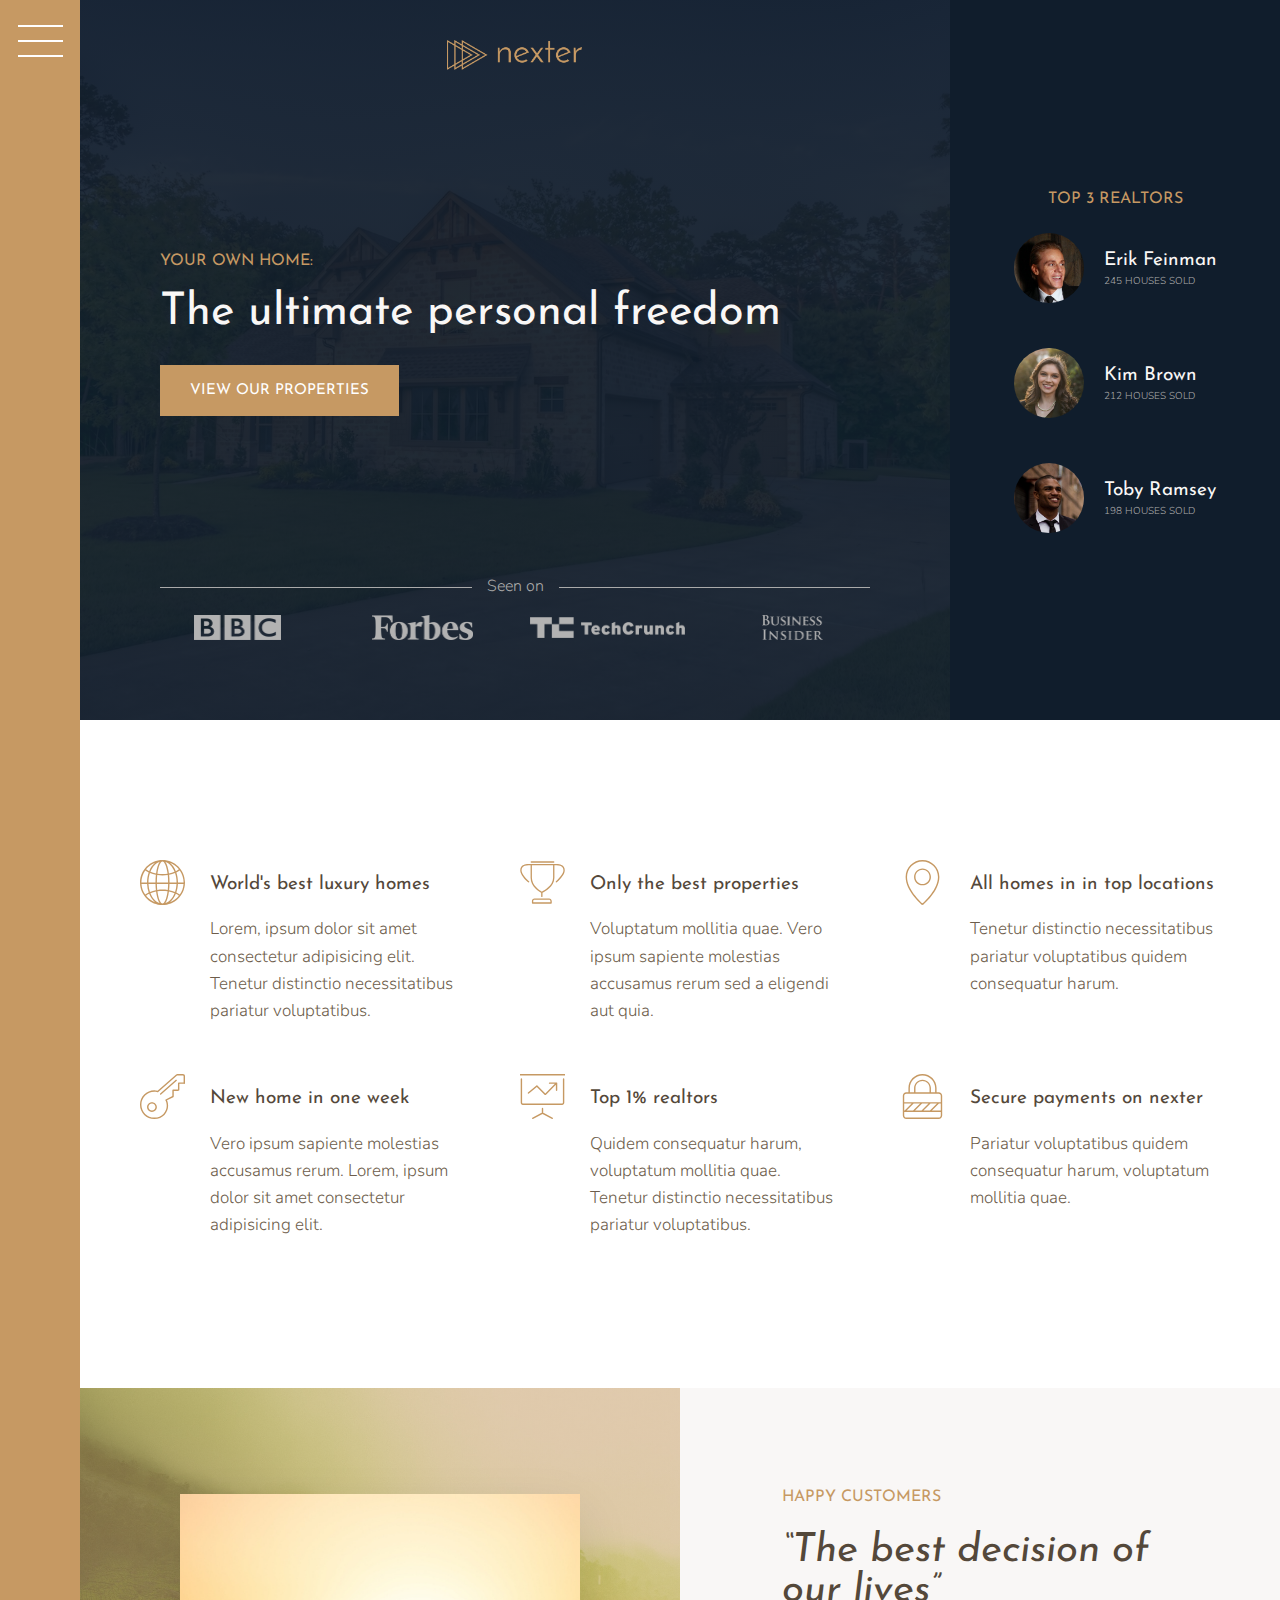
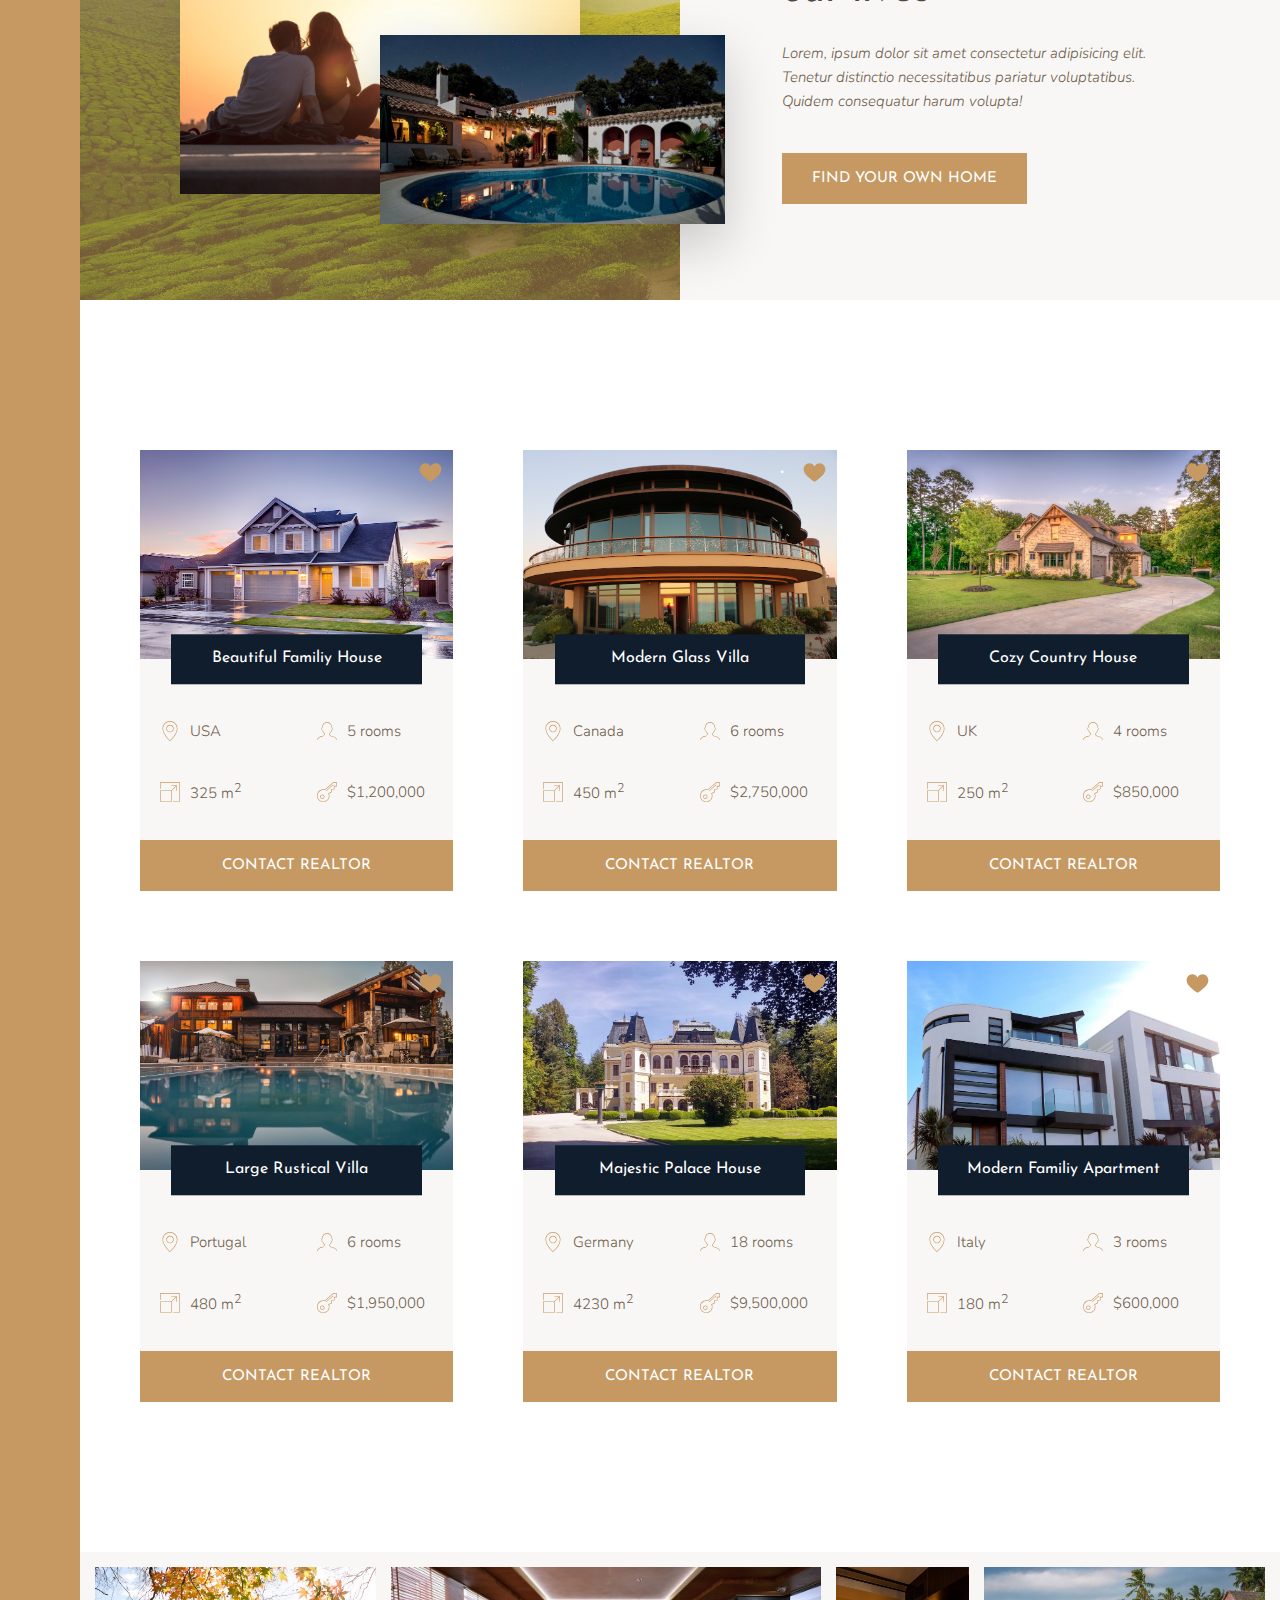
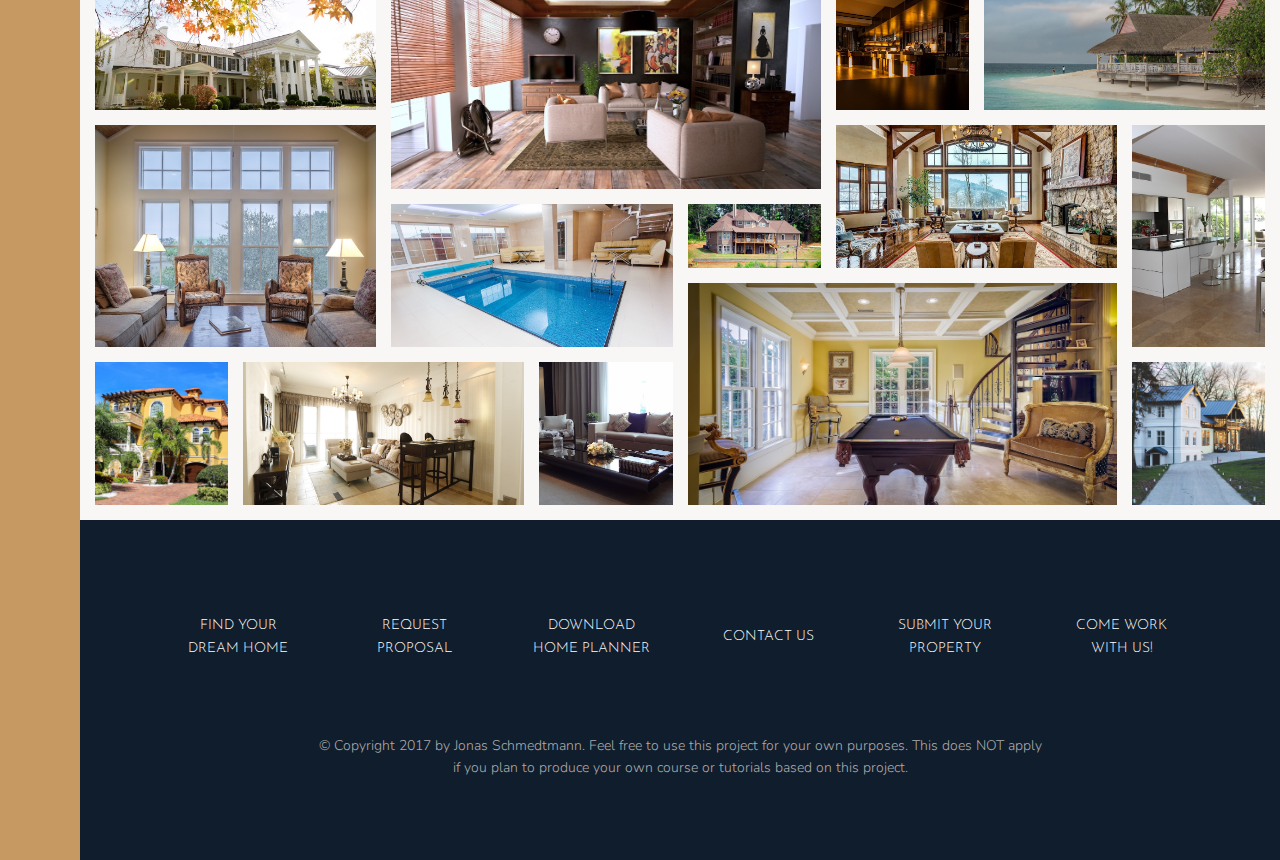
<file: Nexter/final/index.html>
<!DOCTYPE html>
<html lang="en">
    <head>
        <meta charset="UTF-8">
        <meta name="viewport" content="width=device-width, initial-scale=1.0">
        <meta http-equiv="X-UA-Compatible" content="ie=edge">
        
        <link href="https://fonts.googleapis.com/css?family=Josefin+Sans:300,400,400i|Nunito:300,300i" rel="stylesheet">
        <link rel="stylesheet" href="css/style.css">
        <link rel="shortcut icon" type="image/png" href="img/favicon.png">
        
        <title>nexter &mdash; your home, your freedom</title>
    </head>
    <body class="container">
        <div class="sidebar">
            <button class="nav-btn"></button>
        </div>

        <header class="header">
            <img src="img/logo.png" alt="Nexter logo" class="header__logo">
            <h3 class="heading-3">Your own home:</h3>
            <h1 class="heading-1">The ultimate personal freedom</h1>
            <button class="btn header__btn">View our properties</button>
            <div class="header__seenon-text">Seen on</div>
            <div class="header__seenon-logos">
                <img src="img/logo-bbc.png" alt="Seen on logo 1">
                <img src="img/logo-forbes.png" alt="Seen on logo 2">
                <img src="img/logo-techcrunch.png" alt="Seen on logo 3">
                <img src="img/logo-bi.png" alt="Seen on logo 4">
            </div>
        </header>

        <div class="realtors">
            <h3 class="heading-3">Top 3 Realtors</h3>
            <div class="realtors__list">
                <img src="img/realtor-1.jpeg" alt="Realtor 1" class="realtors__img">
                <div class="realtors__details">
                    <h4 class="heading-4 heading-4--light">Erik Feinman</h4>
                    <p class="realtors__sold">245 houses sold</p>
                </div>

                <img src="img/realtor-2.jpeg" alt="Realtor 2" class="realtors__img">
                <div class="realtors__details">
                    <h4 class="heading-4 heading-4--light">Kim Brown</h4>
                    <p class="realtors__sold">212 houses sold</p>
                </div>

                <img src="img/realtor-3.jpeg" alt="Realtor 3" class="realtors__img">
                <div class="realtors__details">
                    <h4 class="heading-4 heading-4--light">Toby Ramsey</h4>
                    <p class="realtors__sold">198 houses sold</p>
                </div>
            </div>
        </div>

        <section class="features">
            <div class="feature">
                <svg class="feature__icon">
                    <use xlink:href="img/sprite.svg#icon-global"></use>
                </svg>
                <h4 class="heading-4 heading-4--dark">World's best luxury homes</h4>
                <p class="feature__text">Lorem, ipsum dolor sit amet consectetur adipisicing elit. Tenetur distinctio necessitatibus pariatur voluptatibus.</p>
            </div>

            <div class="feature">
                <svg class="feature__icon">
                    <use xlink:href="img/sprite.svg#icon-trophy"></use>
                </svg>
                <h4 class="heading-4 heading-4--dark">Only the best properties</h4>
                <p class="feature__text">Voluptatum mollitia quae. Vero ipsum sapiente molestias accusamus rerum sed a eligendi aut quia.</p>
            </div>

            <div class="feature">
                <svg class="feature__icon">
                    <use xlink:href="img/sprite.svg#icon-map-pin"></use>
                </svg>
                <h4 class="heading-4 heading-4--dark">All homes in in top locations</h4>
                <p class="feature__text">Tenetur distinctio necessitatibus pariatur voluptatibus quidem consequatur harum.</p>
            </div>

            <div class="feature">
                <svg class="feature__icon">
                    <use xlink:href="img/sprite.svg#icon-key"></use>
                </svg>
                <h4 class="heading-4 heading-4--dark">New home in one week</h4>
                <p class="feature__text">Vero ipsum sapiente molestias accusamus rerum. Lorem, ipsum dolor sit amet consectetur adipisicing elit.</p>
            </div>

            <div class="feature">
                <svg class="feature__icon">
                    <use xlink:href="img/sprite.svg#icon-presentation"></use>
                </svg>
                <h4 class="heading-4 heading-4--dark">Top 1% realtors</h4>
                <p class="feature__text">Quidem consequatur harum, voluptatum mollitia quae. Tenetur distinctio necessitatibus pariatur voluptatibus.</p>
            </div>

            <div class="feature">
                <svg class="feature__icon">
                    <use xlink:href="img/sprite.svg#icon-lock"></use>
                </svg>
                <h4 class="heading-4 heading-4--dark">Secure payments on nexter</h4>
                <p class="feature__text">Pariatur voluptatibus quidem consequatur harum, voluptatum mollitia quae.</p>
            </div>
        </section>

        <div class="story__pictures">
            <img src="img/story-1.jpeg" alt="Couple with new house" class="story__img--1">
            <img src="img/story-2.jpeg" alt="New house" class="story__img--2">
        </div>

        <div class="story__content">
            <h3 class="heading-3 mb-sm">Happy Customers</h3>
            <h2 class="heading-2 heading-2--dark mb-md">&ldquo;The best decision of our lives&rdquo;</h2>
            <p class="story__text">
                Lorem, ipsum dolor sit amet consectetur adipisicing elit. Tenetur distinctio necessitatibus pariatur voluptatibus. Quidem consequatur harum volupta!
            </p>
            <button class="btn">Find your own home</button>
        </div>

        <section class="homes">
            <div class="home">
                <img src="img/house-1.jpeg" alt="House 1" class="home__img">
                <svg class="home__like">
                    <use xlink:href="img/sprite.svg#icon-heart-full"></use>
                </svg>
                <h5 class="home__name">Beautiful Familiy House</h5>
                <div class="home__location">
                    <svg>
                        <use xlink:href="img/sprite.svg#icon-map-pin"></use>
                    </svg>
                    <p>USA</p>
                </div>
                <div class="home__rooms">
                    <svg>
                        <use xlink:href="img/sprite.svg#icon-profile-male"></use>
                    </svg>
                    <p>5 rooms</p>
                </div>
                <div class="home__area">
                    <svg>
                        <use xlink:href="img/sprite.svg#icon-expand"></use>
                    </svg>
                    <p>325 m<sup>2</sup></p>
                </div>
                <div class="home__price">
                    <svg>
                        <use xlink:href="img/sprite.svg#icon-key"></use>
                    </svg>
                    <p>$1,200,000</p>
                </div>
                <button class="btn home__btn">Contact realtor</button>
            </div>

            
            <div class="home">
                <img src="img/house-2.jpeg" alt="House 2" class="home__img">
                <svg class="home__like">
                    <use xlink:href="img/sprite.svg#icon-heart-full"></use>
                </svg>
                <h5 class="home__name">Modern Glass Villa</h5>
                <div class="home__location">
                    <svg>
                        <use xlink:href="img/sprite.svg#icon-map-pin"></use>
                    </svg>
                    <p>Canada</p>
                </div>
                <div class="home__rooms">
                    <svg>
                        <use xlink:href="img/sprite.svg#icon-profile-male"></use>
                    </svg>
                    <p>6 rooms</p>
                </div>
                <div class="home__area">
                    <svg>
                        <use xlink:href="img/sprite.svg#icon-expand"></use>
                    </svg>
                    <p>450 m<sup>2</sup></p>
                </div>
                <div class="home__price">
                    <svg>
                        <use xlink:href="img/sprite.svg#icon-key"></use>
                    </svg>
                    <p>$2,750,000</p>
                </div>
                <button class="btn home__btn">Contact realtor</button>
            </div>

            <div class="home">
                <img src="img/house-3.jpeg" alt="House 3" class="home__img">
                <svg class="home__like">
                    <use xlink:href="img/sprite.svg#icon-heart-full"></use>
                </svg>
                <h5 class="home__name">Cozy Country House</h5>
                <div class="home__location">
                    <svg>
                        <use xlink:href="img/sprite.svg#icon-map-pin"></use>
                    </svg>
                    <p>UK</p>
                </div>
                <div class="home__rooms">
                    <svg>
                        <use xlink:href="img/sprite.svg#icon-profile-male"></use>
                    </svg>
                    <p>4 rooms</p>
                </div>
                <div class="home__area">
                    <svg>
                        <use xlink:href="img/sprite.svg#icon-expand"></use>
                    </svg>
                    <p>250 m<sup>2</sup></p>
                </div>
                <div class="home__price">
                    <svg>
                        <use xlink:href="img/sprite.svg#icon-key"></use>
                    </svg>
                    <p>$850,000</p>
                </div>
                <button class="btn home__btn">Contact realtor</button>
            </div>

            <div class="home">
                <img src="img/house-4.jpeg" alt="House 4" class="home__img">
                <svg class="home__like">
                    <use xlink:href="img/sprite.svg#icon-heart-full"></use>
                </svg>
                <h5 class="home__name">Large Rustical Villa</h5>
                <div class="home__location">
                    <svg>
                        <use xlink:href="img/sprite.svg#icon-map-pin"></use>
                    </svg>
                    <p>Portugal</p>
                </div>
                <div class="home__rooms">
                    <svg>
                        <use xlink:href="img/sprite.svg#icon-profile-male"></use>
                    </svg>
                    <p>6 rooms</p>
                </div>
                <div class="home__area">
                    <svg>
                        <use xlink:href="img/sprite.svg#icon-expand"></use>
                    </svg>
                    <p>480 m<sup>2</sup></p>
                </div>
                <div class="home__price">
                    <svg>
                        <use xlink:href="img/sprite.svg#icon-key"></use>
                    </svg>
                    <p>$1,950,000</p>
                </div>
                <button class="btn home__btn">Contact realtor</button>
            </div>

            <div class="home">
                <img src="img/house-5.jpeg" alt="House 5" class="home__img">
                <svg class="home__like">
                    <use xlink:href="img/sprite.svg#icon-heart-full"></use>
                </svg>
                <h5 class="home__name">Majestic Palace House</h5>
                <div class="home__location">
                    <svg>
                        <use xlink:href="img/sprite.svg#icon-map-pin"></use>
                    </svg>
                    <p>Germany</p>
                </div>
                <div class="home__rooms">
                    <svg>
                        <use xlink:href="img/sprite.svg#icon-profile-male"></use>
                    </svg>
                    <p>18 rooms</p>
                </div>
                <div class="home__area">
                    <svg>
                        <use xlink:href="img/sprite.svg#icon-expand"></use>
                    </svg>
                    <p>4230 m<sup>2</sup></p>
                </div>
                <div class="home__price">
                    <svg>
                        <use xlink:href="img/sprite.svg#icon-key"></use>
                    </svg>
                    <p>$9,500,000</p>
                </div>
                <button class="btn home__btn">Contact realtor</button>
            </div>

            <div class="home">
                <img src="img/house-6.jpeg" alt="House 6" class="home__img">
                <svg class="home__like">
                    <use xlink:href="img/sprite.svg#icon-heart-full"></use>
                </svg>
                <h5 class="home__name">Modern Familiy Apartment</h5>
                <div class="home__location">
                    <svg>
                        <use xlink:href="img/sprite.svg#icon-map-pin"></use>
                    </svg>
                    <p>Italy</p>
                </div>
                <div class="home__rooms">
                    <svg>
                        <use xlink:href="img/sprite.svg#icon-profile-male"></use>
                    </svg>
                    <p>3 rooms</p>
                </div>
                <div class="home__area">
                    <svg>
                        <use xlink:href="img/sprite.svg#icon-expand"></use>
                    </svg>
                    <p>180 m<sup>2</sup></p>
                </div>
                <div class="home__price">
                    <svg>
                        <use xlink:href="img/sprite.svg#icon-key"></use>
                    </svg>
                    <p>$600,000</p>
                </div>
                <button class="btn home__btn">Contact realtor</button>
            </div>
        </section>


        <section class="gallery">
            <figure class="gallery__item gallery__item--1"><img src="img/gal-1.jpeg" alt="Gallery image 1" class="gallery__img"></figure>
            <figure class="gallery__item gallery__item--2"><img src="img/gal-2.jpeg" alt="Gallery image 2" class="gallery__img"></figure>
            <figure class="gallery__item gallery__item--3"><img src="img/gal-3.jpeg" alt="Gallery image 3" class="gallery__img"></figure>
            <figure class="gallery__item gallery__item--4"><img src="img/gal-4.jpeg" alt="Gallery image 4" class="gallery__img"></figure>
            <figure class="gallery__item gallery__item--5"><img src="img/gal-5.jpeg" alt="Gallery image 5" class="gallery__img"></figure>
            <figure class="gallery__item gallery__item--6"><img src="img/gal-6.jpeg" alt="Gallery image 6" class="gallery__img"></figure>
            <figure class="gallery__item gallery__item--7"><img src="img/gal-7.jpeg" alt="Gallery image 7" class="gallery__img"></figure>
            <figure class="gallery__item gallery__item--8"><img src="img/gal-8.jpeg" alt="Gallery image 8" class="gallery__img"></figure>
            <figure class="gallery__item gallery__item--9"><img src="img/gal-9.jpeg" alt="Gallery image 9" class="gallery__img"></figure>
            <figure class="gallery__item gallery__item--10"><img src="img/gal-10.jpeg" alt="Gallery image 10" class="gallery__img"></figure>
            <figure class="gallery__item gallery__item--11"><img src="img/gal-11.jpeg" alt="Gallery image 11" class="gallery__img"></figure>
            <figure class="gallery__item gallery__item--12"><img src="img/gal-12.jpeg" alt="Gallery image 12" class="gallery__img"></figure>
            <figure class="gallery__item gallery__item--13"><img src="img/gal-13.jpeg" alt="Gallery image 13" class="gallery__img"></figure>
            <figure class="gallery__item gallery__item--14"><img src="img/gal-14.jpeg" alt="Gallery image 14" class="gallery__img"></figure>


        </section>

        <footer class="footer">
            <ul class="nav">
                    <li class="nav__item"><a href="#" class="nav__link">Find your dream home</a></li>
                    <li class="nav__item"><a href="#" class="nav__link">Request proposal</a></li>
                    <li class="nav__item"><a href="#" class="nav__link">Download home planner</a></li>
                    <li class="nav__item"><a href="#" class="nav__link">Contact us</a></li>
                    <li class="nav__item"><a href="#" class="nav__link">Submit your property</a></li>
                    <li class="nav__item"><a href="#" class="nav__link">Come work with us!</a></li>
            </ul>
            <p class="copyright">
                &copy; Copyright 2017 by Jonas Schmedtmann. Feel free to use this project for your own purposes. This does NOT apply if you plan to produce your own course or tutorials based on this project.
            </p>
        </footer>
    </body>
</html>
</file>
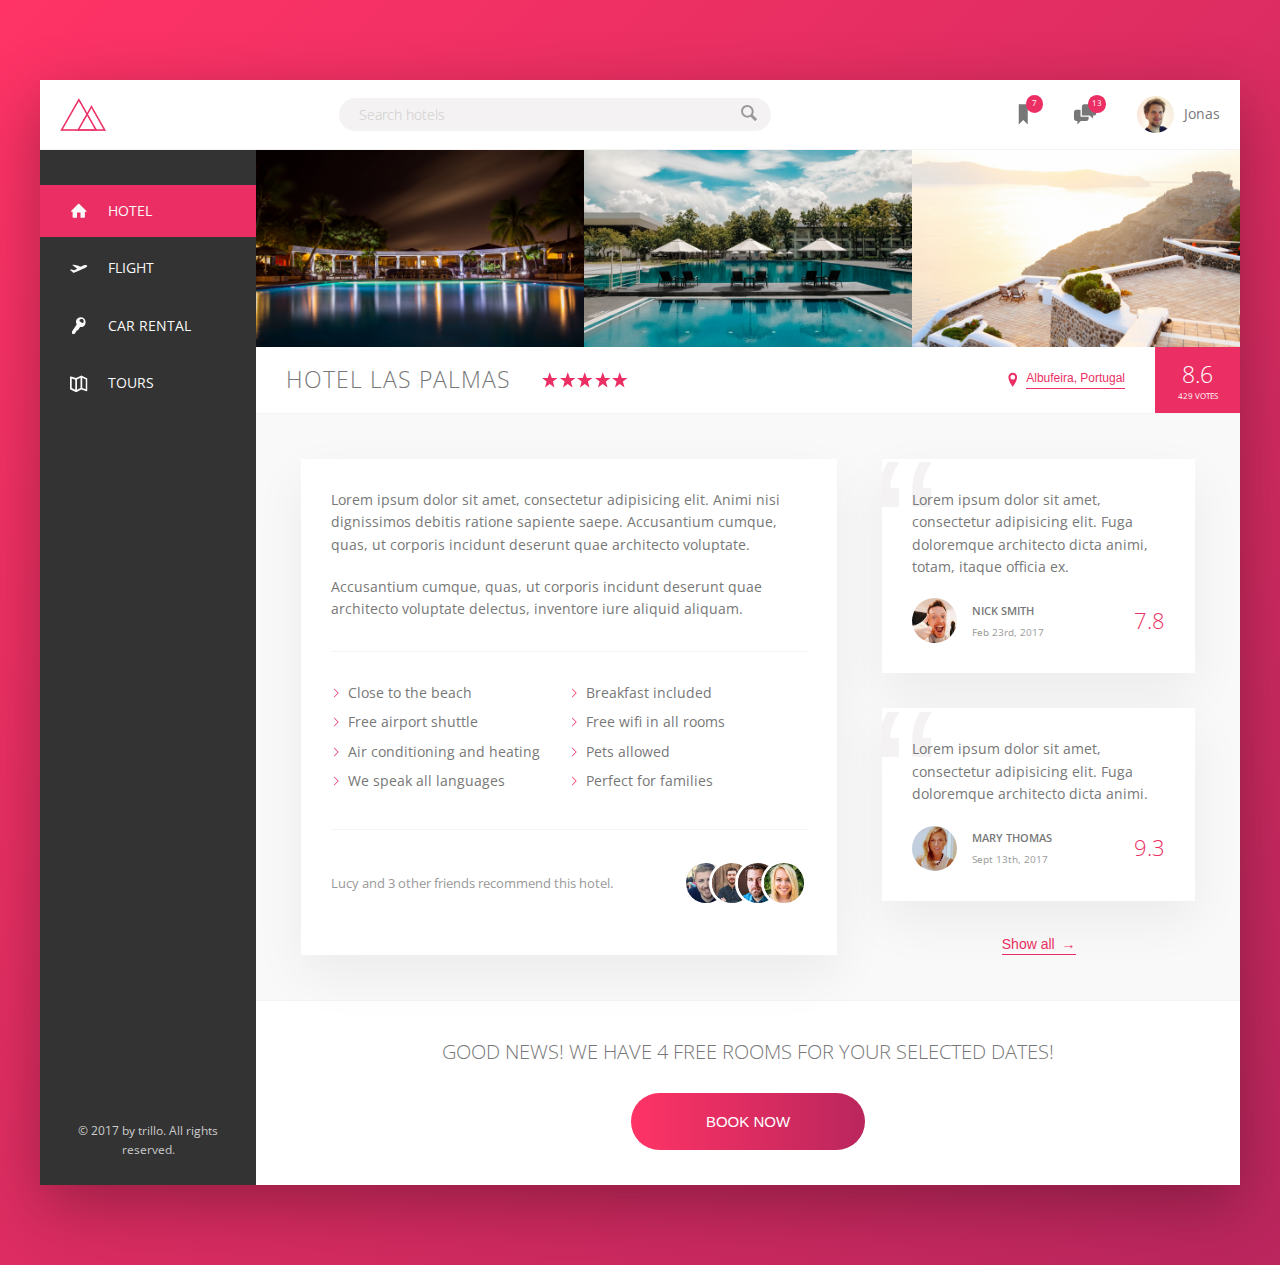
<file: Trillo/final/index.html>
<!DOCTYPE html>
<html lang="en">

<head>
  <meta charset="UTF-8">
  <meta name="viewport" content="width=device-width, initial-scale=1.0">

  <link href="https://fonts.googleapis.com/css?family=Open+Sans:300,400,600" rel="stylesheet">
  <link rel="stylesheet" href="css/style.css">
  <link rel="shortcut icon" type="image/png" href="img/favicon.png">

  <title>trillo &mdash; Your all-in-one booking app</title>
</head>

<body>
  <div class="container">
    <header class="header">
      <img src="img/logo.png" alt="trillo logo" class="logo">

      <form action="#" class="search">
        <input type="text" class="search__input" placeholder="Search hotels">
        <button class="search__button">
          <svg class="search__icon">
            <use xlink:href="img/sprite.svg#icon-magnifying-glass"></use>
          </svg>
        </button>
      </form>

      <nav class="user-nav">
        <div class="user-nav__icon-box">
          <svg class="user-nav__icon">
            <use xlink:href="img/sprite.svg#icon-bookmark"></use>
          </svg>
          <span class="user-nav__notification">7</span>
        </div>
        <div class="user-nav__icon-box">
          <svg class="user-nav__icon">
            <use xlink:href="img/sprite.svg#icon-chat"></use>
          </svg>
          <span class="user-nav__notification">13</span>
        </div>
        <div class="user-nav__user">
          <img src="img/user.jpg" alt="User photo" class="user-nav__user-photo">
          <span class="user-nav__user-name">Jonas</span>
        </div>
      </nav>
    </header>


    <div class="content">
      <nav class="sidebar">
        <ul class="side-nav">
          <li class="side-nav__item side-nav__item--active">
            <a href="#" class="side-nav__link">
              <svg class="side-nav__icon">
                <use xlink:href="img/sprite.svg#icon-home"></use>
              </svg>
              <span>Hotel</span>
            </a>
          </li>
          <li class="side-nav__item">
            <a href="#" class="side-nav__link">
              <svg class="side-nav__icon">
                <use xlink:href="img/sprite.svg#icon-aircraft-take-off"></use>
              </svg>
              <span>Flight</span>
            </a>
          </li>
          <li class="side-nav__item">
            <a href="#" class="side-nav__link">
              <svg class="side-nav__icon">
                <use xlink:href="img/sprite.svg#icon-key"></use>
              </svg>
              <span>Car rental</span>
            </a>
          </li>
          <li class="side-nav__item">
            <a href="#" class="side-nav__link">
              <svg class="side-nav__icon">
                <use xlink:href="img/sprite.svg#icon-map"></use>
              </svg>
              <span>Tours</span>
            </a>
          </li>
        </ul>

        <div class="legal">
          &copy; 2017 by trillo. All rights reserved.
        </div>
      </nav>



      <main class="hotel-view">
        <div class="gallery">
          <figure class="gallery__item">
            <img src="img/hotel-1.jpg" alt="Photo of hotel 1" class="gallery__photo">
          </figure>
          <figure class="gallery__item">
            <img src="img/hotel-2.jpg" alt="Photo of hotel 2" class="gallery__photo">
          </figure>
          <figure class="gallery__item">
            <img src="img/hotel-3.jpg" alt="Photo of hotel 3" class="gallery__photo">
          </figure>
        </div>

        <div class="overview">
          <h1 class="overview__heading">
            Hotel Las Palmas
          </h1>

          <div class="overview__stars">
            <svg class="overview__icon-star">
              <use xlink:href="img/sprite.svg#icon-star"></use>
            </svg>
            <svg class="overview__icon-star">
              <use xlink:href="img/sprite.svg#icon-star"></use>
            </svg>
            <svg class="overview__icon-star">
              <use xlink:href="img/sprite.svg#icon-star"></use>
            </svg>
            <svg class="overview__icon-star">
              <use xlink:href="img/sprite.svg#icon-star"></use>
            </svg>
            <svg class="overview__icon-star">
              <use xlink:href="img/sprite.svg#icon-star"></use>
            </svg>
          </div>

          <div class="overview__location">
            <svg class="overview__icon-location">
              <use xlink:href="img/sprite.svg#icon-location-pin"></use>
            </svg>
            <button class="btn-inline">Albufeira, Portugal</button>
          </div>

          <div class="overview__rating">
            <div class="overview__rating-average">8.6</div>
            <div class="overview__rating-count">429 votes</div>
          </div>
        </div>

        <div class="detail">
          <div class="description">
            <p class="paragraph">
              Lorem ipsum dolor sit amet, consectetur adipisicing elit. Animi nisi dignissimos debitis ratione sapiente saepe. Accusantium
              cumque, quas, ut corporis incidunt deserunt quae architecto voluptate.
            </p>
            <p class="paragraph">
              Accusantium cumque, quas, ut corporis incidunt deserunt quae architecto voluptate delectus, inventore iure aliquid aliquam.
            </p>
            <ul class="list">
              <li class="list__item">Close to the beach</li>
              <li class="list__item">Breakfast included</li>
              <li class="list__item">Free airport shuttle</li>
              <li class="list__item">Free wifi in all rooms</li>
              <li class="list__item">Air conditioning and heating</li>
              <li class="list__item">Pets allowed</li>
              <li class="list__item">We speak all languages</li>
              <li class="list__item">Perfect for families</li>
            </ul>
            <div class="recommend">
              <p class="recommend__count">
                Lucy and 3 other friends recommend this hotel.
              </p>
              <div class="recommend__friends">
                <img src="img/user-3.jpg" alt="Friend 1" class="recommend__photo">
                <img src="img/user-4.jpg" alt="Friend 2" class="recommend__photo">
                <img src="img/user-5.jpg" alt="Friend 3" class="recommend__photo">
                <img src="img/user-6.jpg" alt="Friend 4" class="recommend__photo">
              </div>
            </div>
          </div>

          <figure class="user-reviews">
            <figure class="review">
              <blockquote class="review__text">
                Lorem ipsum dolor sit amet, consectetur adipisicing elit. Fuga doloremque architecto dicta animi, totam, itaque officia ex.
              </blockquote>
              <figcaption class="review__user">
                <img src="img/user-1.jpg" alt="User 1" class="review__photo">
                <div class="review__user-box">
                  <p class="review__user-name">Nick Smith</p>
                  <p class="review__user-date">Feb 23rd, 2017</p>
                </div>
                <div class="review__rating">7.8</div>
              </figcaption>
            </figure>

            <figure class="review">
              <blockquote class="review__text">
                Lorem ipsum dolor sit amet, consectetur adipisicing elit. Fuga doloremque architecto dicta animi.
              </blockquote>
              <figcaption class="review__user">
                <img src="img/user-2.jpg" alt="User 1" class="review__photo">
                <div class="review__user-box">
                  <p class="review__user-name">Mary Thomas</p>
                  <p class="review__user-date">Sept 13th, 2017</p>
                </div>
                <div class="review__rating">9.3</div>
              </figcaption>
            </figure>

            <button class="btn-inline">Show all
              <span>&rarr;</span>
            </button>
        </div>

        <div class="cta">
          <h2 class="cta__book-now">
            Good news! We have 4 free rooms for your selected dates!
          </h2>
          <button class="btn">
            <span class="btn__visible">Book now</span>
            <span class="btn__invisible">Only 4 rooms left</span>
          </button>
        </div>

    </div>


    </main>
  </div>
  </div>
</body>

</html>
</file>
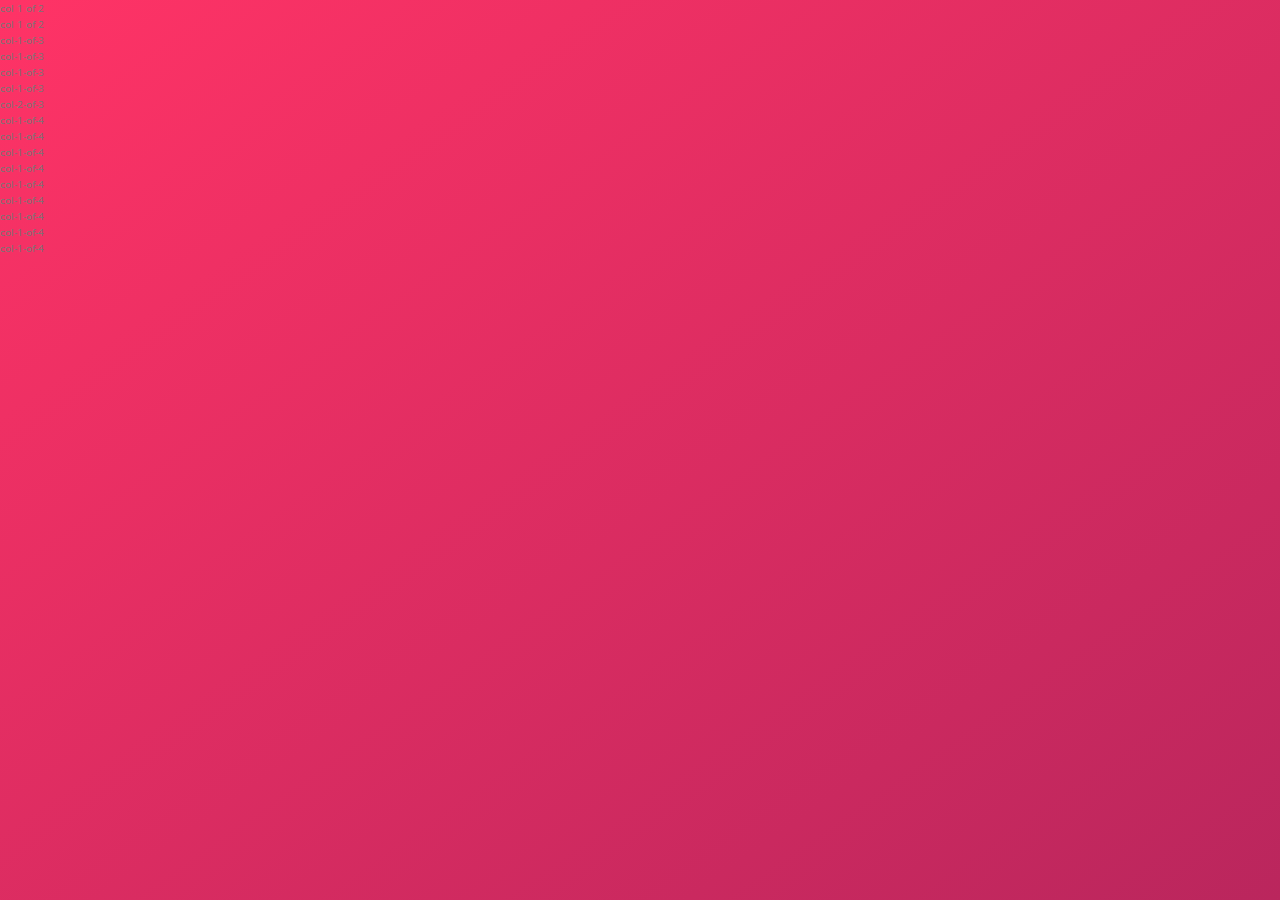
<file: Trillo/final/test.html>
<!DOCTYPE html>
<html lang="en">

<head>
    <meta charset="UTF-8">
    <meta name="viewport" content="width=device-width, initial-scale=1.0">

    <link href="https://fonts.googleapis.com/css?family=Open+Sans:300,400,600" rel="stylesheet">
    <link rel="stylesheet" href="css/style.css">
    <link rel="shortcut icon" type="image/png" href="img/favicon.png">

    <title>trillo &mdash; Your all-in-one booking app</title>
</head>

<body>
    <div class="grid-test">
        <div class="row">
            <div class="col-1-of-2">col 1 of 2</div>
            <div class="col-1-of-2">col 1 of 2</div>
        </div>
        <div class="row">
            <div class="col-1-of-3">col-1-of-3</div>
            <div class="col-1-of-3">col-1-of-3</div>
            <div class="col-1-of-3">col-1-of-3</div>
        </div>
        <div class="row">
            <div class="col-1-of-3">col-1-of-3</div>
            <div class="col-2-of-3">col-2-of-3</div>
        </div>
        <div class="row">
            <div class="col-1-of-4">col-1-of-4</div>
            <div class="col-1-of-4">col-1-of-4</div>
            <div class="col-1-of-4">col-1-of-4</div>
            <div class="col-1-of-4">col-1-of-4</div>
        </div>
        <div class="row">
            <div class="col-1-of-4">col-1-of-4</div>
            <div class="col-1-of-4">col-1-of-4</div>
            <div class="col-2-of-4">col-1-of-4</div>
        </div>
        <div class="row">
            <div class="col-1-of-4">col-1-of-4</div>
            <div class="col-3-of-4">col-1-of-4</div>
        </div>
    </div>
</body>

</html>
</file>
<file: Nexter/final/css/style.css>
*,
*::before,
*::after {
  margin: 0;
  padding: 0;
  box-sizing: inherit; }

html {
  box-sizing: border-box;
  font-size: 62.5%; }
  @media only screen and (max-width: 75em) {
    html {
      font-size: 50%; } }

body {
  font-family: "Nunito", sans-serif;
  color: #6D5D4B;
  font-weight: 300;
  line-height: 1.6; }

.container {
  display: grid;
  grid-template-rows: 80vh min-content 40vw repeat(3, min-content);
  grid-template-columns: [sidebar-start] 8rem [sidebar-end full-start] minmax(6rem, 1fr) [center-start] repeat(8, [col-start] minmax(min-content, 14rem) [col-end]) [center-end] minmax(6rem, 1fr) [full-end]; }
  @media only screen and (max-width: 62.5em) {
    .container {
      grid-template-rows: 6rem 80vh min-content 40vw repeat(3, min-content);
      grid-template-columns: [full-start] minmax(6rem, 1fr) [center-start] repeat(8, [col-start] minmax(min-content, 14rem) [col-end]) [center-end] minmax(6rem, 1fr) [full-end]; } }
  @media only screen and (max-width: 50em) {
    .container {
      grid-template-rows: 6rem calc(100vh - 6rem); } }

.heading-1, .heading-2, .heading-3, .heading-4 {
  font-family: "Josefin Sans", sans-serif;
  font-weight: 400; }

.heading-1 {
  font-size: 4.5rem;
  color: #f9f7f6;
  line-height: 1; }

.heading-2 {
  font-size: 4rem;
  font-style: italic;
  line-height: 1; }
  .heading-2--light {
    color: #f9f7f6; }
  .heading-2--dark {
    color: #54483A; }

.heading-3 {
  font-size: 1.6rem;
  color: #c69963;
  text-transform: uppercase; }

.heading-4 {
  font-size: 1.9rem; }
  .heading-4--light {
    color: #f9f7f6; }
  .heading-4--dark {
    color: #54483A; }

.btn {
  background-color: #c69963;
  color: #fff;
  border: none;
  border-radius: 0;
  font-family: "Josefin Sans", sans-serif;
  font-size: 1.5rem;
  text-transform: uppercase;
  padding: 1.8rem 3rem;
  cursor: pointer;
  transition: all .2s; }
  .btn:hover {
    background-color: #B28451; }

.mb-sm {
  margin-bottom: 2rem; }

.mb-md {
  margin-bottom: 3rem; }

.mb-lg {
  margin-bottom: 4rem; }

.mb-hg {
  margin-bottom: 8rem; }

.sidebar {
  background-color: #c69963;
  grid-column: sidebar-start / sidebar-end;
  grid-row: 1 / -1;
  display: flex;
  justify-content: center; }
  @media only screen and (max-width: 62.5em) {
    .sidebar {
      grid-column: 1 / -1;
      grid-row: 1 / 2;
      justify-content: flex-end;
      align-items: center; } }

.nav-btn {
  border: none;
  border-radius: 0;
  background-color: #fff;
  height: 2px;
  width: 4.5rem;
  margin-top: 4rem; }
  .nav-btn::before, .nav-btn::after {
    background-color: #fff;
    height: 2px;
    width: 4.5rem;
    content: "";
    display: block; }
  .nav-btn::before {
    transform: translateY(-1.5rem); }
  .nav-btn::after {
    transform: translateY(1.3rem); }
  @media only screen and (max-width: 62.5em) {
    .nav-btn {
      margin-top: 0;
      margin-right: 3rem; }
      .nav-btn::before {
        transform: translateY(-1.2rem); }
      .nav-btn::after {
        transform: translateY(1rem); } }

.header {
  background-color: #54483A;
  grid-column: full-start / col-end 6;
  background-image: linear-gradient(rgba(16, 29, 44, 0.93), rgba(16, 29, 44, 0.93)), url(../img/hero.jpeg);
  background-size: cover;
  background-position: center;
  padding: 8rem;
  padding-top: 4rem;
  display: grid;
  grid-template-rows: 1fr min-content minmax(6rem, min-content) 1fr;
  grid-template-columns: minmax(min-content, max-content);
  grid-row-gap: 1.5rem;
  justify-content: center; }
  @media only screen and (max-width: 50em) {
    .header {
      grid-column: 1 / -1; } }
  @media only screen and (max-width: 37.5em) {
    .header {
      padding: 5rem; } }
  .header__logo {
    height: 3rem;
    justify-self: center; }
  .header__btn {
    align-self: start;
    justify-self: start; }
  .header__seenon-text {
    display: grid;
    grid-template-columns: 1fr max-content 1fr;
    grid-column-gap: 1.5rem;
    align-items: center;
    font-size: 1.6rem;
    color: #aaa; }
    .header__seenon-text::before, .header__seenon-text::after {
      content: "";
      height: 1px;
      display: block;
      background-color: currentColor; }
  .header__seenon-logos {
    display: grid;
    grid-template-columns: repeat(4, 1fr);
    grid-column-gap: 3rem;
    justify-items: center;
    align-items: center; }
    .header__seenon-logos img {
      max-height: 2.5rem;
      max-width: 100%;
      filter: brightness(70%); }

.realtors {
  background-color: #101d2c;
  grid-column: col-start 7 / full-end;
  padding: 3rem;
  display: grid;
  align-content: center;
  justify-content: center;
  justify-items: center;
  grid-row-gap: 2rem; }
  @media only screen and (max-width: 50em) {
    .realtors {
      grid-column: 1 / -1; } }
  .realtors__list {
    display: grid;
    grid-template-columns: min-content max-content;
    grid-column-gap: 2rem;
    grid-row-gap: 5vh;
    align-items: center; }
    @media only screen and (max-width: 50em) {
      .realtors__list {
        grid-template-columns: repeat(3, min-content max-content); } }
    @media only screen and (max-width: 37.5em) {
      .realtors__list {
        grid-template-columns: min-content max-content; } }
  .realtors__img {
    width: 7rem;
    border-radius: 50%;
    display: block; }
  .realtors__sold {
    text-transform: uppercase;
    color: #aaa;
    margin-top: -3px; }

.features {
  grid-column: center-start / center-end;
  margin: 15rem 0; }
  @supports (display: grid) {
    .features {
      display: grid;
      grid-template-columns: repeat(auto-fit, minmax(25rem, 1fr));
      grid-gap: 6rem;
      align-items: start; } }

.feature {
  float: left;
  width: 33.3333%;
  margin-bottom: 6rem;
  display: grid;
  grid-template-columns: min-content 1fr;
  grid-row-gap: 1.5rem;
  grid-column-gap: 2.5rem; }
  @supports (display: grid) {
    .feature {
      width: auto;
      margin-bottom: 0; } }
  .feature__icon {
    fill: #c69963;
    width: 4.5rem;
    height: 4.5rem;
    grid-row: 1 / span 2;
    transform: translateY(-1rem); }
  .feature__text {
    font-size: 1.7rem; }

.story__pictures {
  background-color: #c69963;
  grid-column: full-start / col-end 4;
  background-image: linear-gradient(rgba(198, 153, 99, 0.5), rgba(198, 153, 99, 0.5)), url(../img/back.jpg);
  background-size: cover;
  display: grid;
  grid-template-rows: repeat(6, 1fr);
  grid-template-columns: repeat(6, 1fr);
  align-items: center; }
  @media only screen and (max-width: 50em) {
    .story__pictures {
      grid-column: 1 / -1;
      padding: 6rem; } }

.story__img--1 {
  width: 100%;
  grid-row: 2 / 6;
  grid-column: 2 / 6;
  box-shadow: 0 2rem 5rem rgba(0, 0, 0, 0.1); }
  @media only screen and (max-width: 50em) {
    .story__img--1 {
      grid-column: 1 / 5;
      grid-row: 1 / -1; } }

.story__img--2 {
  width: 115%;
  grid-row: 4 / 6;
  grid-column: 4 / 7;
  z-index: 20;
  box-shadow: 0 2rem 5rem rgba(0, 0, 0, 0.2); }
  @media only screen and (max-width: 50em) {
    .story__img--2 {
      grid-row: 1 / -1;
      width: 100%; } }

.story__content {
  background-color: #f9f7f6;
  grid-column: col-start 5 / full-end;
  padding: 6rem 8vw;
  /*
        display: flex;
        flex-direction: column;
        justify-content: center;
        align-items: flex-start;
        */
  display: grid;
  align-content: center;
  justify-items: start; }
  @media only screen and (max-width: 50em) {
    .story__content {
      grid-column: 1 / -1;
      grid-row: 5 / 6; } }

.story__text {
  font-size: 1.5rem;
  font-style: italic;
  margin-bottom: 4rem; }

.homes {
  grid-column: center-start / center-end;
  margin: 15rem 0;
  display: grid;
  grid-template-columns: repeat(auto-fit, minmax(25rem, 1fr));
  grid-gap: 7rem; }

.home {
  background-color: #f9f7f6;
  display: grid;
  grid-template-columns: repeat(2, 1fr);
  grid-row-gap: 3.5rem; }
  .home__img {
    width: 100%;
    grid-row: 1 / 2;
    grid-column: 1 / -1;
    z-index: 1; }
  .home__like {
    grid-row: 1 / 2;
    grid-column: 2 / 3;
    fill: #c69963;
    height: 2.5rem;
    width: 2.5rem;
    z-index: 2;
    justify-self: end;
    margin: 1rem; }
  .home__name {
    grid-row: 1 / 2;
    grid-column: 1 / -1;
    justify-self: center;
    align-self: end;
    z-index: 3;
    width: 80%;
    font-family: "Josefin Sans", sans-serif;
    font-size: 1.6rem;
    text-align: center;
    padding: 1.25rem;
    background-color: #101d2c;
    color: #fff;
    font-weight: 400;
    transform: translateY(50%); }
  .home__location, .home__rooms {
    margin-top: 2.5rem; }
  .home__location, .home__rooms, .home__area, .home__price {
    font-size: 1.5rem;
    margin-left: 2rem;
    display: flex;
    align-items: center; }
    .home__location svg, .home__rooms svg, .home__area svg, .home__price svg {
      fill: #c69963;
      height: 2rem;
      width: 2rem;
      margin-right: 1rem; }
  .home__btn {
    grid-column: 1 / -1; }

.gallery {
  background-color: #f9f7f6;
  grid-column: full-start / full-end;
  display: grid;
  /*grid-template-columns: repeat(8, 1fr);
    grid-template-rows: repeat(7, 5vw);*/
  grid-template: repeat(7, 5vw)/repeat(8, 1fr);
  grid-gap: 1.5rem;
  padding: 1.5rem; }
  .gallery__item--1 {
    grid-row: 1 / span 2;
    grid-column: 1 / span 2; }
  .gallery__item--2 {
    grid-row: 1 / span 3;
    grid-column: 3 / span 3; }
  .gallery__item--3 {
    grid-row: 1 / span 2;
    grid-column: 6 / 7; }
  .gallery__item--4 {
    grid-row: 1 / span 2;
    grid-column: 7 / -1; }
  .gallery__item--5 {
    grid-row: 3 / span 3;
    grid-column: 1 / span 2; }
  .gallery__item--6 {
    grid-row: 4 / span 2;
    grid-column: 3 / span 2; }
  .gallery__item--7 {
    grid-row: 4 / 5;
    grid-column: 5 / 6; }
  .gallery__item--8 {
    grid-row: 3 / span 2;
    grid-column: 6 / span 2; }
  .gallery__item--9 {
    grid-row: 3 / span 3;
    grid-column: 8 / -1; }
  .gallery__item--10 {
    grid-row: 6 / span 2;
    grid-column: 1 / 2; }
  .gallery__item--11 {
    grid-row: 6 / span 2;
    grid-column: 2 / span 2; }
  .gallery__item--12 {
    grid-row: 6 / span 2;
    grid-column: 4 / 5; }
  .gallery__item--13 {
    grid-row: 5 / span 3;
    grid-column: 5 / span 3; }
  .gallery__item--14 {
    grid-row: 6 / span 2;
    grid-column: 8 / -1; }
  .gallery__img {
    width: 100%;
    height: 100%;
    object-fit: cover;
    display: block; }

.footer {
  background-color: #101d2c;
  grid-column: full-start / full-end;
  padding: 8rem; }

.nav {
  list-style: none;
  display: grid;
  grid-template-columns: repeat(auto-fit, minmax(15rem, 1fr));
  grid-gap: 2rem;
  align-items: center; }
  .nav__link:link, .nav__link:visited {
    font-size: 1.4rem;
    color: #fff;
    text-decoration: none;
    font-family: "Josefin Sans", sans-serif;
    text-transform: uppercase;
    text-align: center;
    padding: 1.5rem;
    display: block;
    transition: all .2s; }
  .nav__link:hover, .nav__link:active {
    background-color: rgba(255, 255, 255, 0.05);
    transform: translateY(-3px); }

.copyright {
  font-size: 1.4rem;
  color: #aaa;
  margin-top: 6rem;
  margin-right: auto;
  margin-left: auto;
  text-align: center;
  width: 70%; }
</file>
<file: Trillo/final/css/style.css>
:root {
  --color-primary: #eb2f64;
  --color-primary-light: #FF3366;
  --color-primary-dark: #BA265D;
  --color-grey-light-1: #faf9f9;
  --color-grey-light-2: #f4f2f2;
  --color-grey-light-3: #f0eeee;
  --color-grey-light-4: #ccc;
  --color-grey-dark-1: #333;
  --color-grey-dark-2: #777;
  --color-grey-dark-3: #999;
  --shadow-dark: 0 2rem 6rem rgba(0, 0, 0, 0.3);
  --shadow-light: 0 2rem 5rem rgba(0, 0, 0, 0.06);
  --line: 1px solid var(--color-grey-light-2); }

* {
  margin: 0;
  padding: 0; }

*,
*::before,
*::after {
  box-sizing: inherit; }

html {
  box-sizing: border-box;
  font-size: 62.5%; }
  @media only screen and (max-width: 68.75em) {
    html {
      font-size: 50%; } }

body {
  font-family: 'Open Sans', sans-serif;
  font-weight: 400;
  line-height: 1.6;
  color: var(--color-grey-dark-2);
  background-image: linear-gradient(to right bottom, var(--color-primary-light), var(--color-primary-dark));
  background-size: cover;
  background-repeat: no-repeat;
  min-height: 100vh; }

.container {
  max-width: 120rem;
  margin: 8rem auto;
  background-color: var(--color-grey-light-1);
  box-shadow: var(--shadow-dark);
  min-height: 50rem; }
  @media only screen and (max-width: 75em) {
    .container {
      margin: 0;
      max-width: 100%;
      width: 100%; } }

.header {
  font-size: 1.4rem;
  height: 7rem;
  background-color: #fff;
  border-bottom: var(--line);
  display: flex;
  justify-content: space-between;
  align-items: center; }
  @media only screen and (max-width: 31.25em) {
    .header {
      flex-wrap: wrap;
      align-content: space-around;
      height: 11rem; } }

.content {
  display: flex; }
  @media only screen and (max-width: 56.25em) {
    .content {
      flex-direction: column; } }

.sidebar {
  background-color: var(--color-grey-dark-1);
  flex: 0 0 18%;
  display: flex;
  flex-direction: column;
  justify-content: space-between; }

.hotel-view {
  background-color: #fff;
  flex: 1; }

.detail {
  font-size: 1.4rem;
  display: flex;
  padding: 4.5rem;
  background-color: var(--color-grey-light-1);
  border-bottom: var(--line); }
  @media only screen and (max-width: 56.25em) {
    .detail {
      padding: 3rem; } }
  @media only screen and (max-width: 37.5em) {
    .detail {
      flex-direction: column; } }

.description {
  background-color: #fff;
  box-shadow: var(--shadow-light);
  padding: 3rem;
  flex: 0 0 60%;
  margin-right: 4.5rem; }
  @media only screen and (max-width: 56.25em) {
    .description {
      padding: 2rem;
      margin-right: 3rem; } }
  @media only screen and (max-width: 37.5em) {
    .description {
      margin-right: 0;
      margin-bottom: 3rem; } }

.user-reviews {
  flex: 1;
  display: flex;
  flex-direction: column;
  align-items: center; }

.logo {
  height: 3.25rem;
  margin-left: 2rem; }

.search {
  flex: 0 0 40%;
  display: flex;
  align-items: center;
  justify-content: center; }
  @media only screen and (max-width: 31.25em) {
    .search {
      order: 1;
      flex: 0 0 100%;
      background-color: var(--color-grey-light-2); } }
  .search__input {
    font-family: inherit;
    font-size: inherit;
    color: inherit;
    background-color: var(--color-grey-light-2);
    border: none;
    padding: .7rem 2rem;
    border-radius: 100px;
    width: 90%;
    transition: all .2s;
    margin-right: -3.25rem; }
    .search__input:focus {
      outline: none;
      width: 100%;
      background-color: var(--color-grey-light-3); }
    .search__input::-webkit-input-placeholder {
      font-weight: 100;
      color: var(--color-grey-light-4); }
  .search__input:focus + .search__button {
    background-color: var(--color-grey-light-3); }
  .search__button {
    border: none;
    background-color: var(--color-grey-light-2); }
    .search__button:focus {
      outline: none; }
    .search__button:active {
      transform: translateY(2px); }
  .search__icon {
    height: 2rem;
    width: 2rem;
    fill: var(--color-grey-dark-3); }

.user-nav {
  align-self: stretch;
  display: flex;
  align-items: center; }
  .user-nav > * {
    padding: 0 2rem;
    cursor: pointer;
    height: 100%;
    display: flex;
    align-items: center; }
  .user-nav > *:hover {
    background-color: var(--color-grey-light-2); }
  .user-nav__icon-box {
    position: relative; }
  .user-nav__icon {
    height: 2.25rem;
    width: 2.25rem;
    fill: var(--color-grey-dark-2); }
  .user-nav__notification {
    font-size: .8rem;
    height: 1.75rem;
    width: 1.75rem;
    border-radius: 50%;
    background-color: var(--color-primary);
    color: #fff;
    position: absolute;
    top: 1.5rem;
    right: 1.1rem;
    display: flex;
    justify-content: center;
    align-items: center; }
  .user-nav__user-photo {
    height: 3.75rem;
    border-radius: 50%;
    margin-right: 1rem; }

.side-nav {
  font-size: 1.4rem;
  list-style: none;
  margin-top: 3.5rem; }
  @media only screen and (max-width: 56.25em) {
    .side-nav {
      display: flex;
      margin: 0; } }
  .side-nav__item {
    position: relative; }
    .side-nav__item:not(:last-child) {
      margin-bottom: .5rem; }
      @media only screen and (max-width: 56.25em) {
        .side-nav__item:not(:last-child) {
          margin: 0; } }
    @media only screen and (max-width: 56.25em) {
      .side-nav__item {
        flex: 1; } }
  .side-nav__item::before {
    content: "";
    position: absolute;
    top: 0;
    left: 0;
    height: 100%;
    width: 3px;
    background-color: var(--color-primary);
    transform: scaleY(0);
    transition: transform 0.2s, width 0.4s cubic-bezier(1, 0, 0, 1) 0.2s, background-color 0.1s; }
  .side-nav__item:hover::before, .side-nav__item--active::before {
    transform: scaleY(1);
    width: 100%; }
  .side-nav__item:active::before {
    background-color: var(--color-primary-light); }
  .side-nav__link:link, .side-nav__link:visited {
    color: var(--color-grey-light-1);
    text-decoration: none;
    text-transform: uppercase;
    display: block;
    padding: 1.5rem 3rem;
    position: relative;
    z-index: 10;
    display: flex;
    align-items: center; }
    @media only screen and (max-width: 56.25em) {
      .side-nav__link:link, .side-nav__link:visited {
        justify-content: center;
        padding: 2rem; } }
    @media only screen and (max-width: 37.5em) {
      .side-nav__link:link, .side-nav__link:visited {
        flex-direction: column;
        padding: 1.5rem .5rem; } }
  .side-nav__icon {
    width: 1.75rem;
    height: 1.75rem;
    margin-right: 2rem;
    fill: currentColor; }
    @media only screen and (max-width: 37.5em) {
      .side-nav__icon {
        margin-right: 0;
        margin-bottom: .7rem;
        width: 1.5rem;
        height: 1.5rem; } }

.legal {
  font-size: 1.2rem;
  color: var(--color-grey-light-4);
  text-align: center;
  padding: 2.5rem; }
  @media only screen and (max-width: 56.25em) {
    .legal {
      display: none; } }

.gallery {
  display: flex; }
  .gallery__photo {
    width: 100%;
    display: block; }

.overview {
  display: flex;
  align-items: center;
  border-bottom: var(--line); }
  .overview__heading {
    font-size: 2.25rem;
    font-weight: 300;
    text-transform: uppercase;
    letter-spacing: 1px;
    padding: 1.5rem 3rem; }
    @media only screen and (max-width: 37.5em) {
      .overview__heading {
        font-size: 1.8rem;
        padding: 1.25rem 2rem; } }
  .overview__stars {
    margin-right: auto;
    display: flex; }
  .overview__icon-star, .overview__icon-location {
    width: 1.75rem;
    height: 1.75rem;
    fill: var(--color-primary); }
  .overview__location {
    font-size: 1.2rem;
    display: flex;
    vertical-align: center; }
  .overview__icon-location {
    margin-right: .5rem; }
  .overview__rating {
    background-color: var(--color-primary);
    color: #fff;
    margin-left: 3rem;
    padding: 0 2.25rem;
    align-self: stretch;
    display: flex;
    flex-direction: column;
    align-items: center;
    justify-content: center; }
    @media only screen and (max-width: 37.5em) {
      .overview__rating {
        padding: 0 1.5rem; } }
  .overview__rating-average {
    font-size: 2.25rem;
    font-weight: 300;
    margin-bottom: -3px; }
    @media only screen and (max-width: 37.5em) {
      .overview__rating-average {
        font-size: 1.8rem; } }
  .overview__rating-count {
    font-size: .8rem;
    text-transform: uppercase; }
    @media only screen and (max-width: 37.5em) {
      .overview__rating-count {
        font-size: .5rem; } }

.btn-inline {
  border: none;
  color: var(--color-primary);
  font-size: inherit;
  border-bottom: 1px solid currentColor;
  padding-bottom: 2px;
  display: inline-block;
  background-color: transparent;
  cursor: pointer;
  transition: all .2s; }
  .btn-inline span {
    margin-left: 3px;
    transition: margin-left .2s; }
  .btn-inline:hover {
    color: var(--color-grey-dark-1); }
    .btn-inline:hover span {
      margin-left: 8px; }
  .btn-inline:focus {
    outline: none;
    animation: pulsate 1s infinite; }

@keyframes pulsate {
  0% {
    transform: scale(1);
    box-shadow: none; }
  50% {
    transform: scale(1.05);
    box-shadow: 0 1rem 4rem rgba(0, 0, 0, 0.25); }
  100% {
    transform: scale(1);
    box-shadow: none; } }

.paragraph:not(:last-of-type) {
  margin-bottom: 2rem; }

.list {
  list-style: none;
  margin: 3rem 0;
  padding: 3rem 0;
  border-top: var(--line);
  border-bottom: var(--line);
  display: flex;
  flex-wrap: wrap; }
  .list__item {
    flex: 0 0 50%;
    margin-bottom: .7rem; }
  .list__item::before {
    content: "";
    display: inline-block;
    height: 1rem;
    width: 1rem;
    margin-right: .7rem;
    background-image: url(../img/chevron-thin-right.svg);
    background-size: cover; }
    @supports (-webkit-mask-image: url()) or (mask-image: url()) {
      .list__item::before {
        background-color: var(--color-primary);
        -webkit-mask-image: url(../img/chevron-thin-right.svg);
        -webkit-mask-size: cover;
        mask-image: url(../img/chevron-thin-right.svg);
        mask-size: cover;
        background-image: none; } }

.recommend {
  font-size: 1.3rem;
  color: var(--color-grey-dark-3);
  display: flex;
  align-items: center; }
  .recommend__count {
    margin-right: auto; }
  .recommend__friends {
    display: flex; }
  .recommend__photo {
    box-sizing: content-box;
    height: 4rem;
    width: 4rem;
    border-radius: 50%;
    border: 3px solid #fff; }
    .recommend__photo:not(:last-child) {
      margin-right: -2rem; }

.review {
  background-color: #fff;
  box-shadow: var(--shadow-light);
  padding: 3rem;
  margin-bottom: 3.5rem;
  position: relative;
  overflow: hidden; }
  @media only screen and (max-width: 56.25em) {
    .review {
      padding: 2rem;
      margin-bottom: 3rem; } }
  .review__text {
    margin-bottom: 2rem;
    z-index: 10;
    position: relative; }
  .review__user {
    display: flex;
    align-items: center; }
  .review__photo {
    height: 4.5rem;
    width: 4.5rem;
    border-radius: 50%;
    margin-right: 1.5rem; }
  .review__user-box {
    margin-right: auto; }
  .review__user-name {
    font-size: 1.1rem;
    font-weight: 600;
    text-transform: uppercase;
    margin-bottom: .4rem; }
  .review__user-date {
    font-size: 1rem;
    color: var(--color-grey-dark-3); }
  .review__rating {
    color: var(--color-primary);
    font-size: 2.2rem;
    font-weight: 300; }
  .review::before {
    content: "\201C";
    position: absolute;
    top: -2.75rem;
    left: -1rem;
    line-height: 1;
    font-size: 20rem;
    color: var(--color-grey-light-2);
    font-family: sans-serif;
    z-index: 1; }

.cta {
  padding: 3.5rem 0;
  text-align: center; }
  @media only screen and (max-width: 56.25em) {
    .cta {
      padding: 2.5rem 0; } }
  .cta__book-now {
    font-size: 2rem;
    font-weight: 300;
    text-transform: uppercase;
    margin-bottom: 2.5rem; }

.btn {
  font-size: 1.5rem;
  font-weight: 300;
  text-transform: uppercase;
  border-radius: 100px;
  border: none;
  background-image: linear-gradient(to right, var(--color-primary-light), var(--color-primary-dark));
  color: #fff;
  position: relative;
  overflow: hidden;
  cursor: pointer; }
  .btn > * {
    display: inline-block;
    height: 100%;
    width: 100%;
    transition: all .2s; }
  .btn__visible {
    padding: 2rem 7.5rem; }
  .btn__invisible {
    position: absolute;
    padding: 2rem 0;
    left: 0;
    top: -100%; }
  .btn:hover {
    background-image: linear-gradient(to left, var(--color-primary-light), var(--color-primary-dark)); }
  .btn:hover .btn__visible {
    transform: translateY(100%); }
  .btn:hover .btn__invisible {
    top: 0; }
  .btn:focus {
    outline: none;
    animation: pulsate 1s infinite; }
</file>
